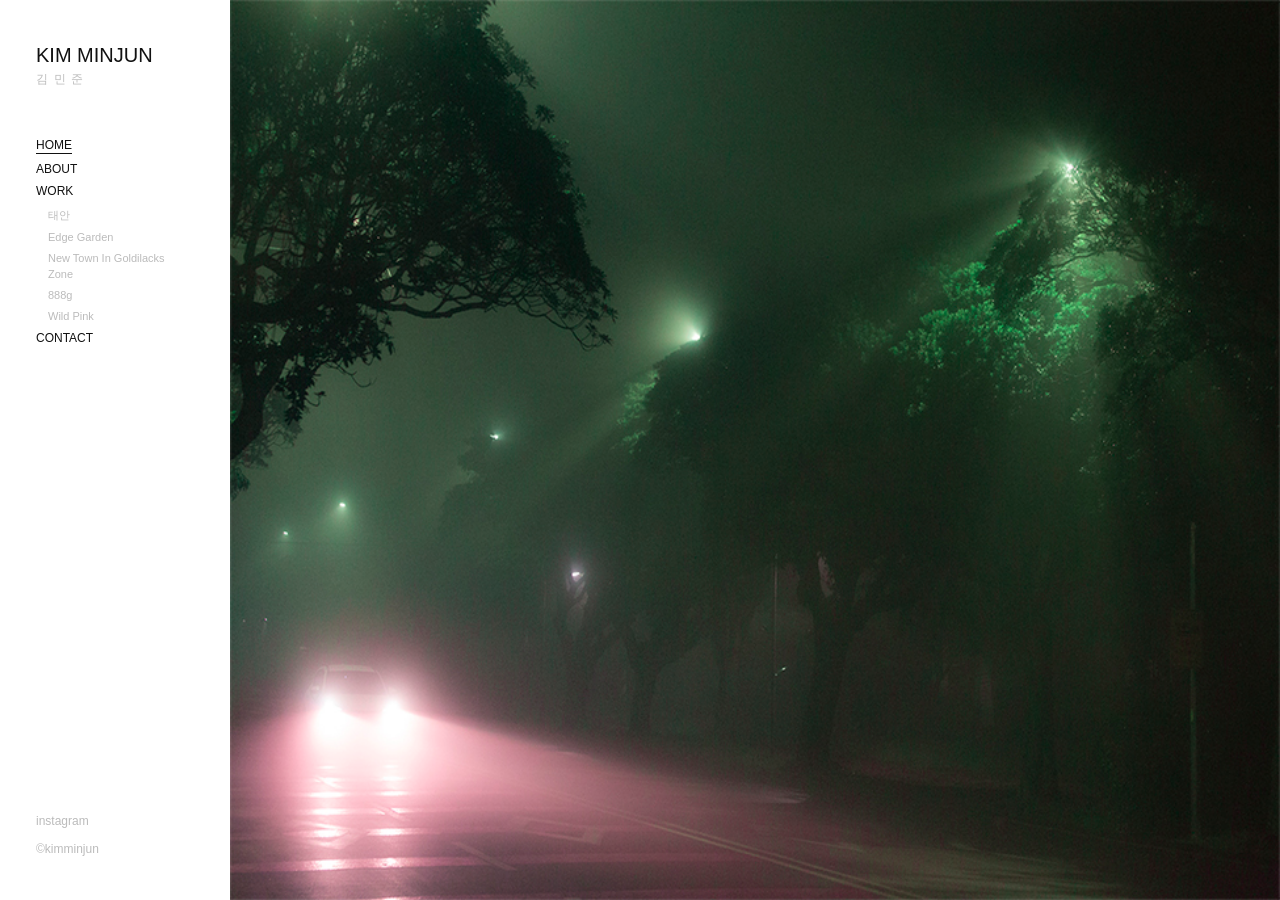
<file: index.html>
<!DOCTYPE html>
<html lang="ko">
<head>
    <meta charset="UTF-8">
    <meta name="viewport" content="width=device-width, initial-scale=1.0">
    <title>KIM MINJUN</title>
    <link rel="stylesheet" href="css/style.css">
</head>
<body>
<div id="wrap">
    <aside id="sidebar">
        <div class="site-name">
            <h1><a href="index.html">KIM MINJUN</a></h1>
            <p>김 민 준</p>
        </div>
        <nav>
            <ul>
                <li><a href="index.html" class="active">HOME</a></li>
                <li><a href="about.html">ABOUT</a></li>
                <li><a href="work_taean.html">WORK</a>
                    <ul class="sub-nav">
                        <!-- ★ 새 작업 시리즈 추가 시: 아래에 li 하나 추가 -->
                        <li><a href="work_taean.html">태안</a></li>
                        <li><a href="work_edge-garden.html">Edge Garden</a></li>
                        <li><a href="work_goldilacks.html">New Town In Goldilacks Zone</a></li>
                        <li><a href="work_888g.html">888g</a></li>
                        <li><a href="work_wild-pink.html">Wild Pink</a></li>
                    </ul>
                </li>
                <li><a href="contact.html">CONTACT</a></li>
            </ul>
        </nav>
        <div class="sidebar-footer">
            <!-- ★ SNS 링크 변경 시 아래 href 수정 -->
            <a href="https://www.instagram.com/min__dung/" target="_blank">instagram</a>
            <br><br>
            &copy;kimminjun
        </div>
    </aside>

    <main id="main">
        <div id="home-wrap">
            <!-- ★ 홈 대표 사진 변경 시: src 경로만 바꾸면 됨 -->
            <!-- 경로 예시: ./img/photo/폴더명/파일명.jpg -->
            <div class="home-photo">
                <img src="./img/photo/pink/pink05.jpg" alt="">
            </div>
        </div>
    </main>
</div>
<script src="js/main.js"></script>
</body>
</html>
</file>
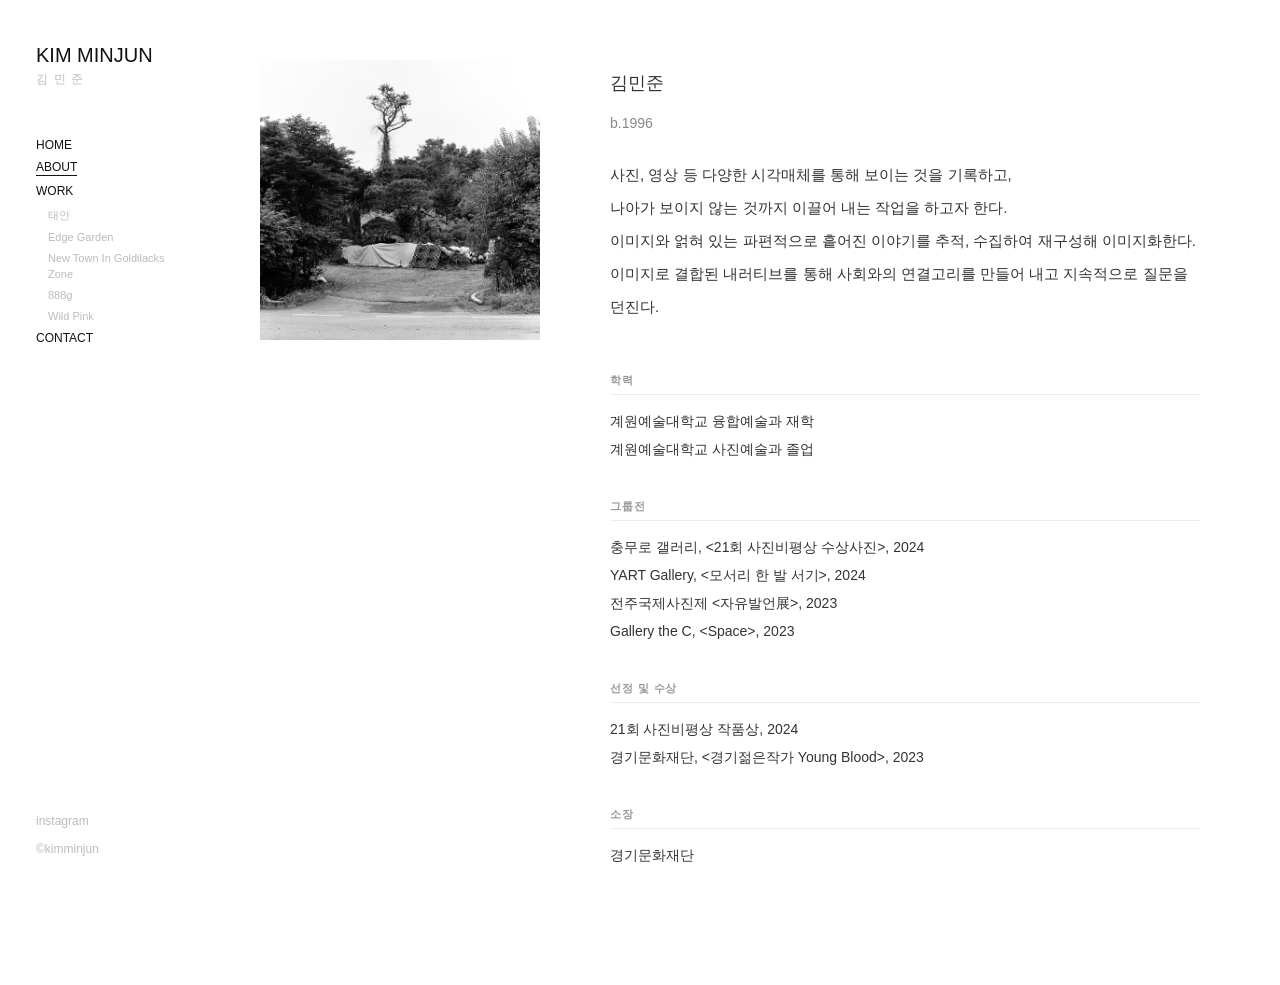
<file: about.html>
<!DOCTYPE html>
<html lang="ko">
<head>
    <meta charset="UTF-8">
    <meta name="viewport" content="width=device-width, initial-scale=1.0">
    <title>KIM MINJUN — ABOUT</title>
    <link rel="stylesheet" href="css/style.css">
</head>
<body>
<div id="wrap">
    <aside id="sidebar">
        <div class="site-name">
            <h1><a href="index.html">KIM MINJUN</a></h1>
            <p>김 민 준</p>
        </div>
        <nav>
            <ul>
                <li><a href="index.html">HOME</a></li>
                <li><a href="about.html" class="active">ABOUT</a></li>
                <li><a href="work_taean.html">WORK</a>
                    <ul class="sub-nav">
                        <!-- ★ 새 작업 시리즈 추가 시: 아래에 li 하나 추가 -->
                        <li><a href="work_taean.html">태안</a></li>
                        <li><a href="work_edge-garden.html">Edge Garden</a></li>
                        <li><a href="work_goldilacks.html">New Town In Goldilacks Zone</a></li>
                        <li><a href="work_888g.html">888g</a></li>
                        <li><a href="work_wild-pink.html">Wild Pink</a></li>
                    </ul>
                </li>
                <li><a href="contact.html">CONTACT</a></li>
            </ul>
        </nav>
        <div class="sidebar-footer">
            <a href="https://www.instagram.com/min__dung/" target="_blank">instagram</a>
            <br><br>
            &copy;kimminjun
        </div>
    </aside>

    <main id="main">
        <div id="about-inner">
            <div id="about-photo">
                <!-- ★ 프로필 사진 변경 시: src 경로만 교체 -->
                <img src="img/about.jpg" alt="김민준">
            </div>
            <div id="about-text">
                <div class="bio">
                    <!-- ★ 이름/생년 수정 시 아래 p 태그 내용 변경 -->
                    <p class="name">김민준</p>
                    <p class="birth">b.1996</p>
                    <!-- ★ 작가 노트(소개글) 수정 시 아래 p 태그 내용 변경 -->
                    <p>
                        사진, 영상 등 다양한 시각매체를 통해 보이는 것을 기록하고,<br>
                        나아가 보이지 않는 것까지 이끌어 내는 작업을 하고자 한다.<br>
                        이미지와 얽혀 있는 파편적으로 흩어진 이야기를 추적, 수집하여 재구성해 이미지화한다.<br>
                        이미지로 결합된 내러티브를 통해 사회와의 연결고리를 만들어 내고 지속적으로 질문을 던진다.
                    </p>
                </div>

                <!-- ★ CV 항목 추가/수정 시: 해당 cv-block 안의 li 추가 또는 내용 변경 -->
                <!-- ★ 새 카테고리(개인전 등) 추가 시: cv-block 블록 전체 복사해서 h3/li 내용 변경 -->
                <div class="cv-block">
                    <h3>학력</h3>
                    <ul>
                        <li>계원예술대학교 융합예술과 재학</li>
                        <li>계원예술대학교 사진예술과 졸업</li>
                    </ul>
                </div>

                <div class="cv-block">
                    <h3>그룹전</h3>
                    <ul>
                        <li>충무로 갤러리, &lt;21회 사진비평상 수상사진&gt;, 2024</li>
                        <li>YART Gallery, &lt;모서리 한 발 서기&gt;, 2024</li>
                        <li>전주국제사진제 &lt;자유발언展&gt;, 2023</li>
                        <li>Gallery the C, &lt;Space&gt;, 2023</li>
                    </ul>
                </div>

                <div class="cv-block">
                    <h3>선정 및 수상</h3>
                    <ul>
                        <li>21회 사진비평상 작품상, 2024</li>
                        <li>경기문화재단, &lt;경기젊은작가 Young Blood&gt;, 2023</li>
                    </ul>
                </div>

                <div class="cv-block">
                    <h3>소장</h3>
                    <ul>
                        <li>경기문화재단</li>
                    </ul>
                </div>
            </div>
        </div>
    </main>
</div>
<script src="js/main.js"></script>
</body>
</html>
</file>
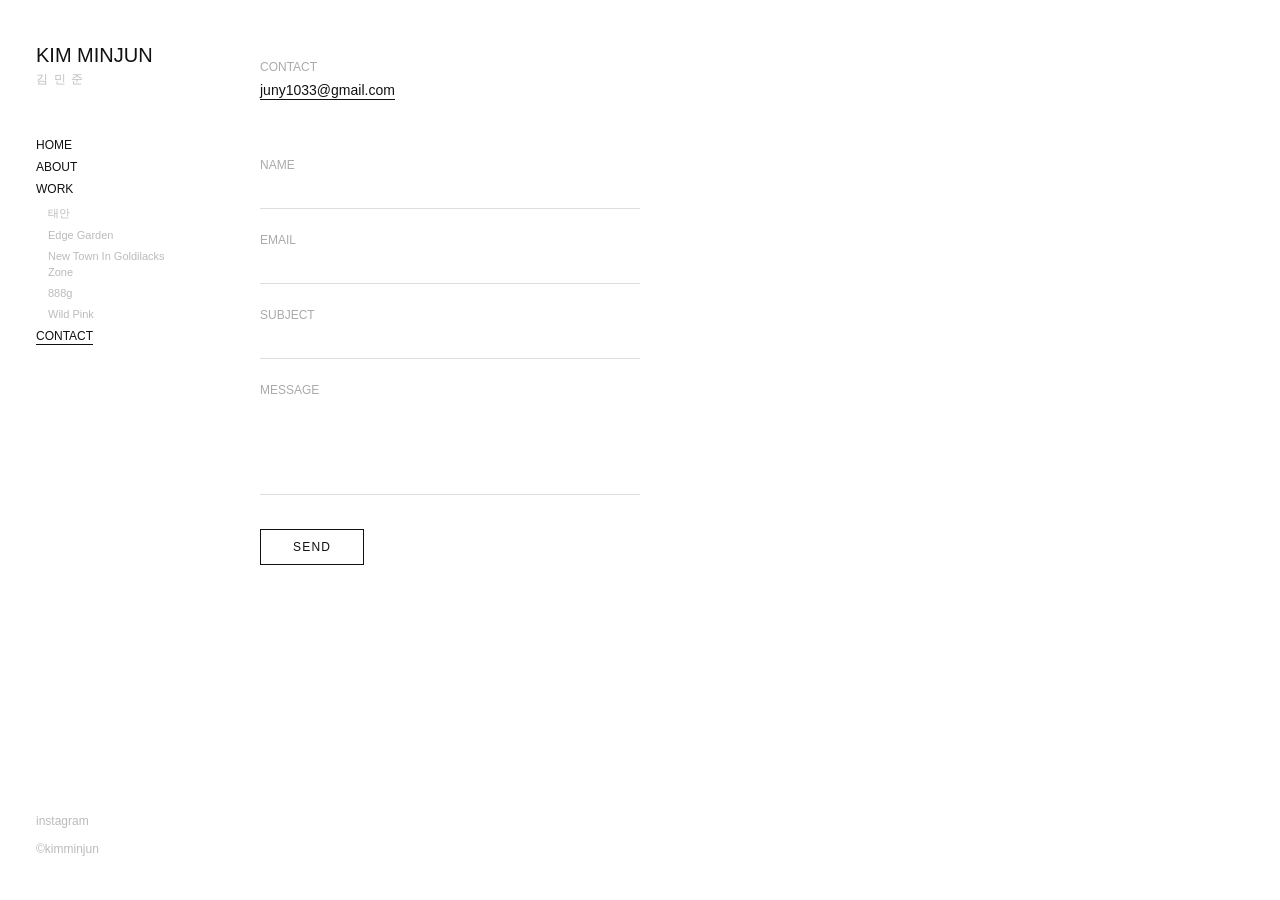
<file: contact.html>
<!DOCTYPE html>
<html lang="ko">
<head>
    <meta charset="UTF-8">
    <meta name="viewport" content="width=device-width, initial-scale=1.0">
    <title>KIM MINJUN — CONTACT</title>
    <link rel="stylesheet" href="css/style.css">
</head>
<body>
<div id="wrap">
    <aside id="sidebar">
        <div class="site-name">
            <h1><a href="index.html">KIM MINJUN</a></h1>
            <p>김 민 준</p>
        </div>
        <nav>
            <ul>
                <li><a href="index.html">HOME</a></li>
                <li><a href="about.html">ABOUT</a></li>
                <li><a href="work_taean.html">WORK</a>
                    <ul class="sub-nav">
                        <!-- ★ 새 작업 시리즈 추가 시: 아래에 li 하나 추가 -->
                        <li><a href="work_taean.html">태안</a></li>
                        <li><a href="work_edge-garden.html">Edge Garden</a></li>
                        <li><a href="work_goldilacks.html">New Town In Goldilacks Zone</a></li>
                        <li><a href="work_888g.html">888g</a></li>
                        <li><a href="work_wild-pink.html">Wild Pink</a></li>
                    </ul>
                </li>
                <li><a href="contact.html" class="active">CONTACT</a></li>
            </ul>
        </nav>
        <div class="sidebar-footer">
            <a href="https://www.instagram.com/min__dung/" target="_blank">instagram</a>
            <br><br>
            &copy;kimminjun
        </div>
    </aside>

    <main id="main">
        <div id="contact-inner">
            <div class="contact-email-block">
                <p class="label">CONTACT</p>
                <a href="mailto:juny1033@gmail.com">juny1033@gmail.com</a>
            </div>

            <form id="contact-form" action="mailto:juny1033@gmail.com" method="post" enctype="text/plain">
                <div class="form-group">
                    <label>NAME</label>
                    <input type="text" name="name" required>
                </div>
                <div class="form-group">
                    <label>EMAIL</label>
                    <input type="email" name="email" required>
                </div>
                <div class="form-group">
                    <label>SUBJECT</label>
                    <input type="text" name="subject">
                </div>
                <div class="form-group">
                    <label>MESSAGE</label>
                    <textarea name="message"></textarea>
                </div>
                <button type="submit" class="submit-btn">SEND</button>
            </form>
        </div>
    </main>
</div>
<script src="js/main.js"></script>
</body>
</html>
</file>
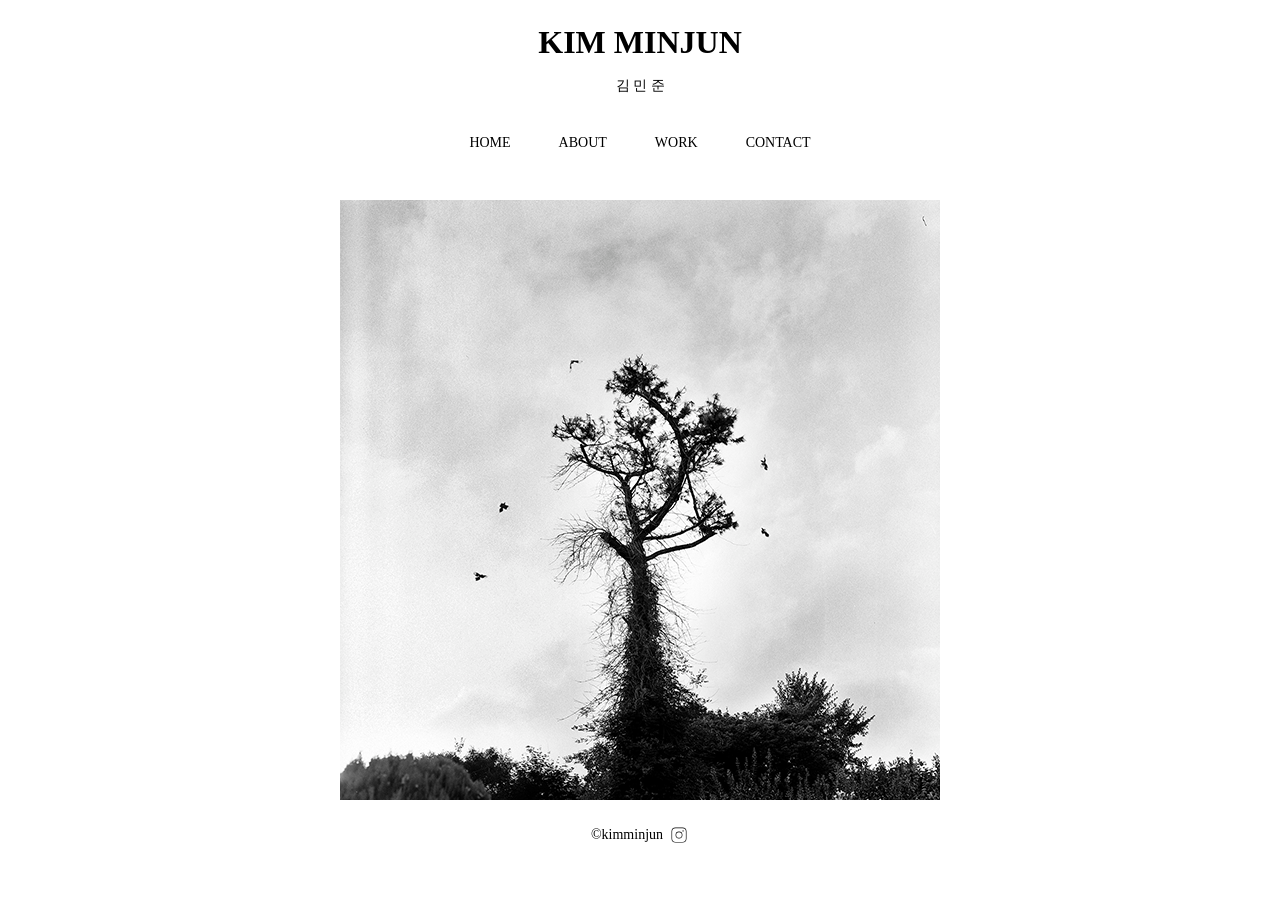
<file: home.html>
<!DOCTYPE html>
<html lang="en">
<head>
    <meta charset="UTF-8">
    <meta name="viewport" content="width=device-width, initial-scale=1.0">
    <title>KIM MINJUN</title>
    <link rel="stylesheet" href="css/style_home.css">
</head>
<body>
    <div id="wrap">
        <header>
            <h1><a href="index.html">KIM MINJUN</a></h1>
            <p><a href="index.html">김 민 준</a></p>
                <ul>
                    <li><a href="index.html">HOME</a></li>
                    <li><a href="about.html">ABOUT</a></li>
                    <li><a href="work_taean.html">WORK</a></li>
                    <li><a href="contact.html">CONTACT</a></li>
                </ul>
        </header>
        <div id="container">
            <div class="gallery-box">
            </div>  
        </div>
        <footer id="footer">
            <P>&copy;kimminjun</P>
            <ul>
                <li class="instagram"><a href="https://www.instagram.com/min__dung/" target="_blank">instagram</a></li>
            </ul>
        </footer>
    </div>
</body>
</html>
</file>
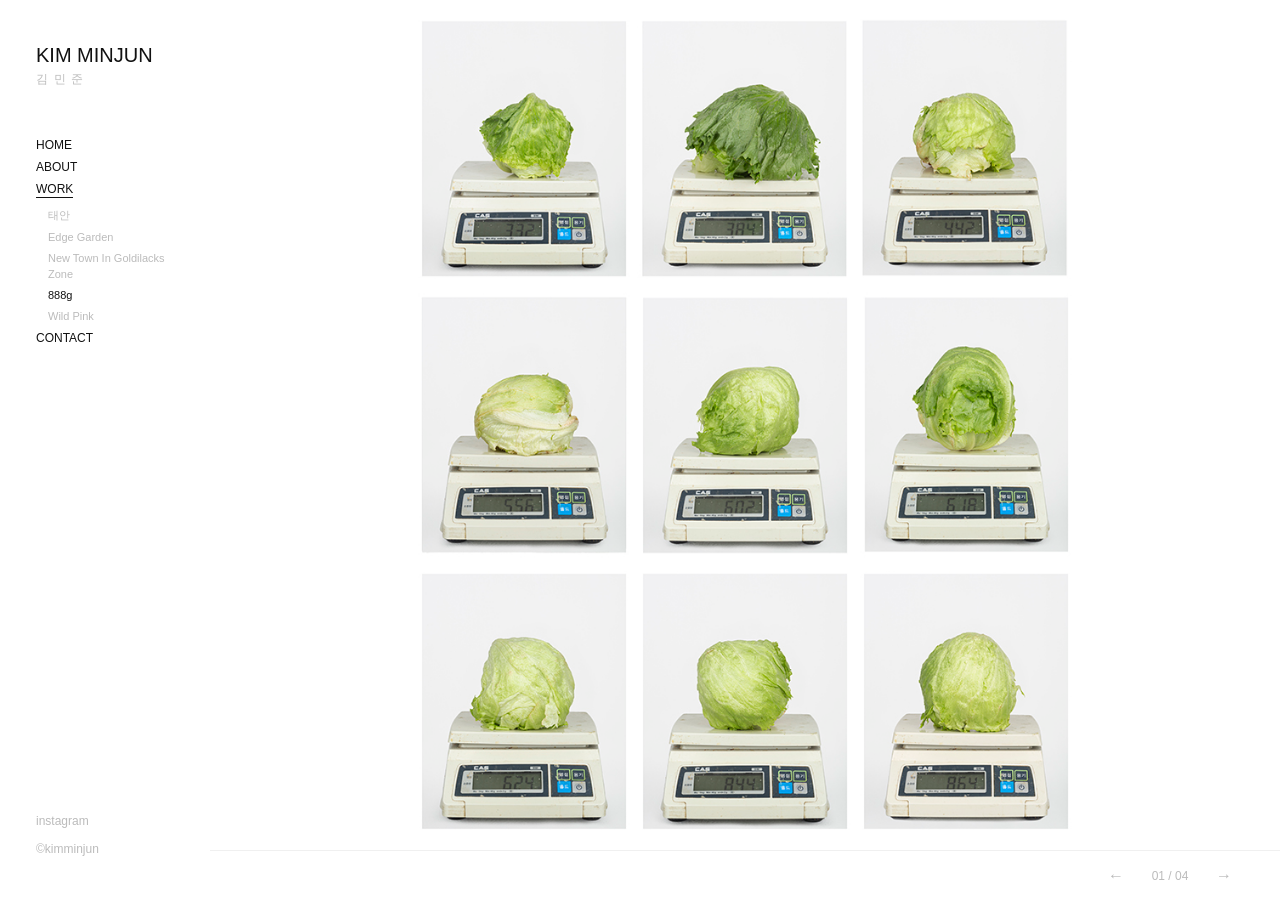
<file: work_888g.html>
<!DOCTYPE html>
<html lang="ko">
<head>
    <meta charset="UTF-8">
    <meta name="viewport" content="width=device-width, initial-scale=1.0">
    <title>KIM MINJUN — 888g</title>
    <link rel="stylesheet" href="css/style.css">
</head>
<body>
<div id="wrap">
    <aside id="sidebar">
        <div class="site-name">
            <h1><a href="index.html">KIM MINJUN</a></h1>
            <p>김 민 준</p>
        </div>
        <nav>
            <ul>
                <li><a href="index.html">HOME</a></li>
                <li><a href="about.html">ABOUT</a></li>
                <li><a href="work_taean.html" class="active">WORK</a>
                    <ul class="sub-nav">
                        <!-- ★ 새 작업 시리즈 추가 시: 아래에 li 하나 추가 -->
                        <!-- 예시: <li><a href="work_새시리즈.html">새 시리즈 이름</a></li> -->
                        <li><a href="work_taean.html">태안</a></li>
                        <li><a href="work_edge-garden.html">Edge Garden</a></li>
                        <li><a href="work_goldilacks.html">New Town In Goldilacks Zone</a></li>
                        <li><a href="work_888g.html" class="active">888g</a></li>
                        <li><a href="work_wild-pink.html">Wild Pink</a></li>
                    </ul>
                </li>
                <li><a href="contact.html">CONTACT</a></li>
            </ul>
        </nav>
        <div class="sidebar-footer">
            <a href="https://www.instagram.com/min__dung/" target="_blank">instagram</a>
            <br><br>&copy;kimminjun
        </div>
    </aside>
    <main id="main">
        <div id="work-wrap">
            <div id="work-inner">
                <!-- ★ 사진 추가 시: 아래 div.slide 블록을 복사해서 src 경로만 바꿔 붙여넣기 -->
                <!-- ★ 사진 삭제 시: 해당 div.slide 블록 전체 삭제 -->
                <!-- ★ 첫 번째 사진은 class="slide active" 유지, 나머지는 class="slide" -->
                <!-- ★ 추가/삭제 후 슬라이더 카운터 숫자(아래 01 / XX)도 맞게 수정 -->
                <div class="slide active"><img src="./img/photo/888g/888g01.jpg"></div>
                <div class="slide"><img loading="lazy" src="./img/photo/888g/888g02.jpg"></div>
                <div class="slide"><img loading="lazy" src="./img/photo/888g/888g03.jpg"></div>
                <div class="slide"><img loading="lazy" src="./img/photo/888g/888g04.jpg"></div>
            </div>
            <div class="slider-controls">
                <button class="slider-btn" id="prevBtn">←</button>
                <!-- ★ 사진 추가/삭제 시 여기 숫자(04) 맞게 수정 -->
                <span class="slider-counter" id="counter">01 / 04</span>
                <button class="slider-btn" id="nextBtn">→</button>
            </div>
        </div>
    </main>
</div>
<script>
    const slides = document.querySelectorAll('.slide');
    const counter = document.getElementById('counter');
    const total = slides.length;
    let current = 0;
    function showSlide(n) {
        slides[current].classList.remove('active');
        current = (n + total) % total;
        slides[current].classList.add('active');
        counter.textContent = String(current + 1).padStart(2, '0') + ' / ' + String(total).padStart(2, '0');
    }
    document.getElementById('prevBtn').addEventListener('click', () => showSlide(current - 1));
    document.getElementById('nextBtn').addEventListener('click', () => showSlide(current + 1));
    document.addEventListener('keydown', (e) => {
        if (e.key === 'ArrowLeft') showSlide(current - 1);
        if (e.key === 'ArrowRight') showSlide(current + 1);
    });
</script>
<script src="js/main.js"></script>
</body>
</html>
</file>
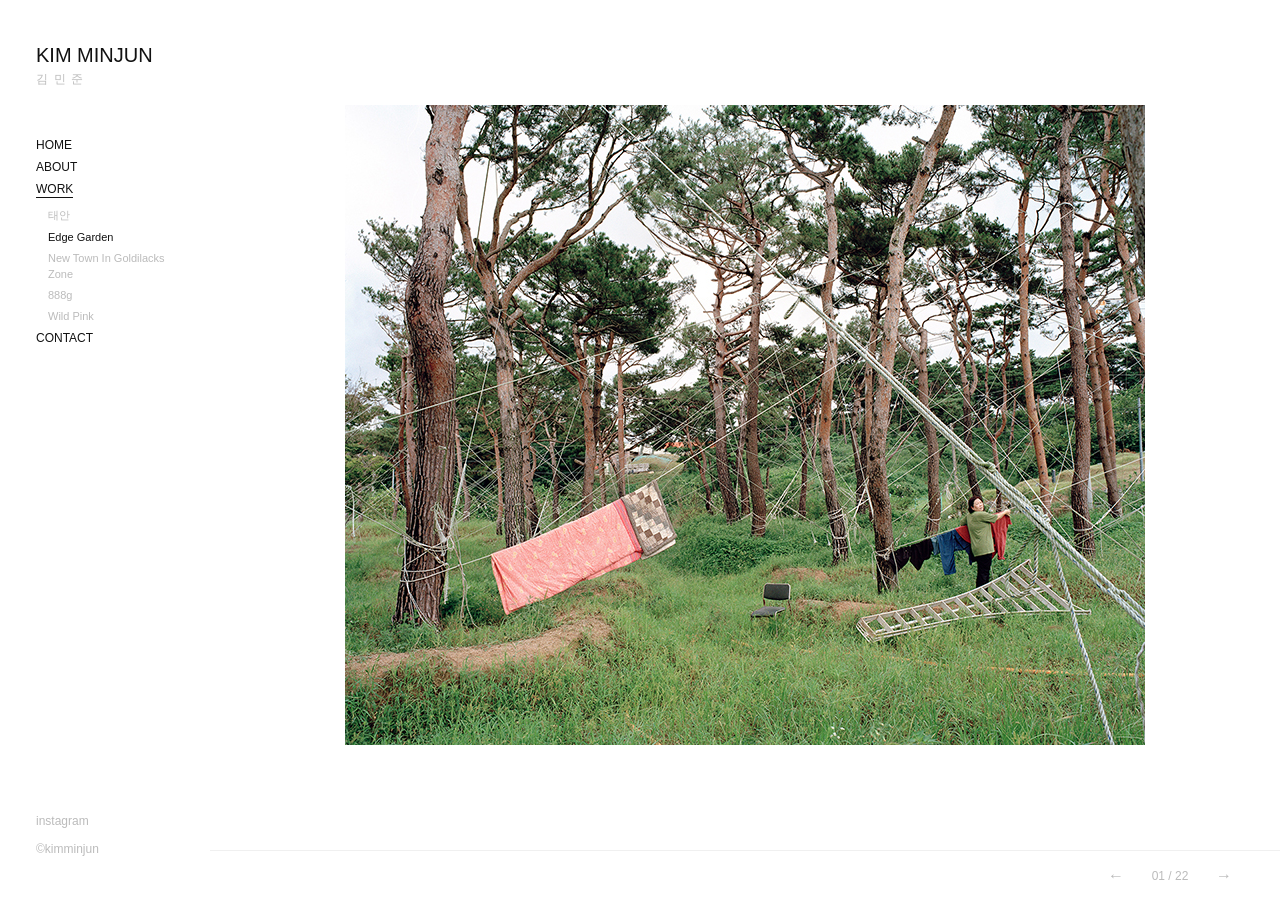
<file: work_edge-garden.html>
<!DOCTYPE html>
<html lang="ko">
<head>
    <meta charset="UTF-8">
    <meta name="viewport" content="width=device-width, initial-scale=1.0">
    <title>KIM MINJUN — Edge Garden</title>
    <link rel="stylesheet" href="css/style.css">
</head>
<body>
<div id="wrap">
    <aside id="sidebar">
        <div class="site-name">
            <h1><a href="index.html">KIM MINJUN</a></h1>
            <p>김 민 준</p>
        </div>
        <nav>
            <ul>
                <li><a href="index.html">HOME</a></li>
                <li><a href="about.html">ABOUT</a></li>
                <li><a href="work_taean.html" class="active">WORK</a>
                    <ul class="sub-nav">
                        <!-- ★ 새 작업 시리즈 추가 시: 아래에 li 하나 추가 -->
                        <!-- 예시: <li><a href="work_새시리즈.html">새 시리즈 이름</a></li> -->
                        <li><a href="work_taean.html">태안</a></li>
                        <li><a href="work_edge-garden.html" class="active">Edge Garden</a></li>
                        <li><a href="work_goldilacks.html">New Town In Goldilacks Zone</a></li>
                        <li><a href="work_888g.html">888g</a></li>
                        <li><a href="work_wild-pink.html">Wild Pink</a></li>
                    </ul>
                </li>
                <li><a href="contact.html">CONTACT</a></li>
            </ul>
        </nav>
        <div class="sidebar-footer">
            <a href="https://www.instagram.com/min__dung/" target="_blank">instagram</a>
            <br><br>&copy;kimminjun
        </div>
    </aside>
    <main id="main">
        <div id="work-wrap">
            <div id="work-inner">
                <!-- ★ 사진 추가 시: 아래 div.slide 블록을 복사해서 src 경로만 바꿔 붙여넣기 -->
                <!-- ★ 사진 삭제 시: 해당 div.slide 블록 전체 삭제 -->
                <!-- ★ 첫 번째 사진은 class="slide active" 유지, 나머지는 class="slide" -->
                <!-- ★ 추가/삭제 후 슬라이더 카운터 숫자(아래 01 / XX)도 맞게 수정 -->
                <div class="slide active"><img src="./img/photo/edge/edge01.jpg"></div>
                <div class="slide"><img loading="lazy" src="./img/photo/edge/edge02.jpg"></div>
                <div class="slide"><img loading="lazy" src="./img/photo/edge/edge03.jpg"></div>
                <div class="slide"><img loading="lazy" src="./img/photo/edge/edge04.jpg"></div>
                <div class="slide"><img loading="lazy" src="./img/photo/edge/edge05.jpg"></div>
                <div class="slide"><img loading="lazy" src="./img/photo/edge/edge06.jpg"></div>
                <div class="slide"><img loading="lazy" src="./img/photo/edge/edge07.jpg"></div>
                <div class="slide"><img loading="lazy" src="./img/photo/edge/edge08.jpg"></div>
                <div class="slide"><img loading="lazy" src="./img/photo/edge/edge09.jpg"></div>
                <div class="slide"><img loading="lazy" src="./img/photo/edge/edge10.jpg"></div>
                <div class="slide"><img loading="lazy" src="./img/photo/edge/edge11.jpg"></div>
                <div class="slide"><img loading="lazy" src="./img/photo/edge/edge12.jpg"></div>
                <div class="slide"><img loading="lazy" src="./img/photo/edge/edge13.jpg"></div>
                <div class="slide"><img loading="lazy" src="./img/photo/edge/edge14.jpg"></div>
                <div class="slide"><img loading="lazy" src="./img/photo/edge/edge15.jpg"></div>
                <div class="slide"><img loading="lazy" src="./img/photo/edge/edge16.jpg"></div>
                <div class="slide"><img loading="lazy" src="./img/photo/edge/edge17.jpg"></div>
                <div class="slide"><img loading="lazy" src="./img/photo/edge/edge18.jpg"></div>
                <div class="slide"><img loading="lazy" src="./img/photo/edge/edge19.jpg"></div>
                <div class="slide"><img loading="lazy" src="./img/photo/edge/edge20.jpg"></div>
                <div class="slide"><img loading="lazy" src="./img/photo/edge/edge21.jpg"></div>
                <!-- ★ 마지막 텍스트 슬라이드: 시리즈 설명 문구 수정 시 아래 p 태그 내용 변경 -->
                <div class="slide">
                    <div class="slide-text">
                        <p>그것은 영원히 방치된 웃기지도 않은 농담 같다.</p>
                        <p>그것은 거대하면서도 초라하다. 폭력이 되고 코미디가 된다.</p>
                        <p>농부는 풍경을 모른다고 했다.</p>
                        <p>나는 도시와 시골을 오간다.</p>
                        <p>분리된 세상, 점점 멀어지는 두 은하를 왕래하는 느낌이다.</p>
                    </div>
                </div>
            </div>
            <div class="slider-controls">
                <button class="slider-btn" id="prevBtn">←</button>
                <!-- ★ 사진 추가/삭제 시 여기 숫자(22) 맞게 수정 -->
                <span class="slider-counter" id="counter">01 / 22</span>
                <button class="slider-btn" id="nextBtn">→</button>
            </div>
        </div>
    </main>
</div>
<script>
    const slides = document.querySelectorAll('.slide');
    const counter = document.getElementById('counter');
    const total = slides.length;
    let current = 0;
    function showSlide(n) {
        slides[current].classList.remove('active');
        current = (n + total) % total;
        slides[current].classList.add('active');
        counter.textContent = String(current + 1).padStart(2, '0') + ' / ' + String(total).padStart(2, '0');
    }
    document.getElementById('prevBtn').addEventListener('click', () => showSlide(current - 1));
    document.getElementById('nextBtn').addEventListener('click', () => showSlide(current + 1));
    document.addEventListener('keydown', (e) => {
        if (e.key === 'ArrowLeft') showSlide(current - 1);
        if (e.key === 'ArrowRight') showSlide(current + 1);
    });
</script>
<script src="js/main.js"></script>
</body>
</html>
</file>
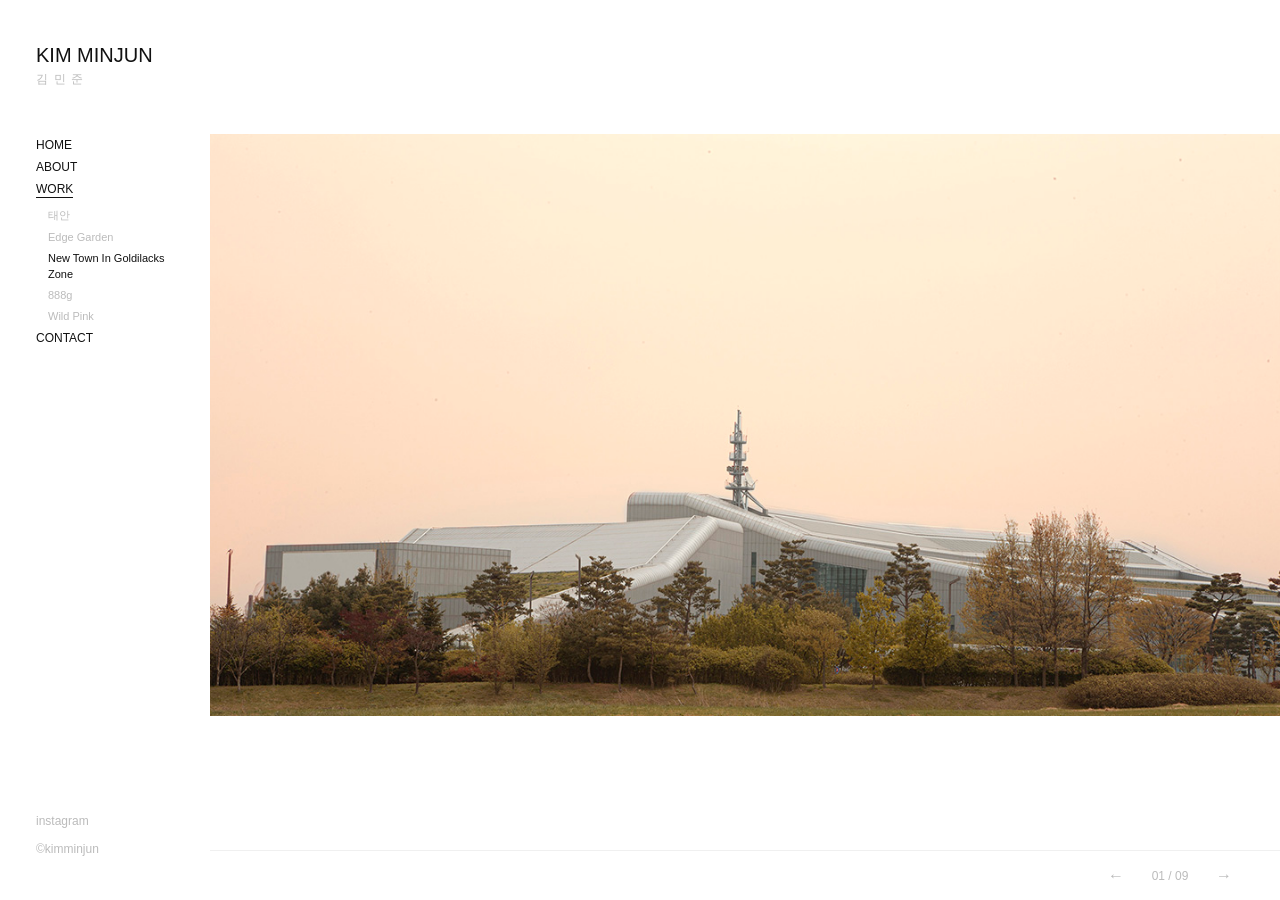
<file: work_goldilacks.html>
<!DOCTYPE html>
<html lang="ko">
<head>
    <meta charset="UTF-8">
    <meta name="viewport" content="width=device-width, initial-scale=1.0">
    <title>KIM MINJUN — New Town In Goldilacks Zone</title>
    <link rel="stylesheet" href="css/style.css">
</head>
<body>
<div id="wrap">
    <aside id="sidebar">
        <div class="site-name">
            <h1><a href="index.html">KIM MINJUN</a></h1>
            <p>김 민 준</p>
        </div>
        <nav>
            <ul>
                <li><a href="index.html">HOME</a></li>
                <li><a href="about.html">ABOUT</a></li>
                <li><a href="work_taean.html" class="active">WORK</a>
                    <ul class="sub-nav">
                        <!-- ★ 새 작업 시리즈 추가 시: 아래에 li 하나 추가 -->
                        <!-- 예시: <li><a href="work_새시리즈.html">새 시리즈 이름</a></li> -->
                        <li><a href="work_taean.html">태안</a></li>
                        <li><a href="work_edge-garden.html">Edge Garden</a></li>
                        <li><a href="work_goldilacks.html" class="active">New Town In Goldilacks Zone</a></li>
                        <li><a href="work_888g.html">888g</a></li>
                        <li><a href="work_wild-pink.html">Wild Pink</a></li>
                    </ul>
                </li>
                <li><a href="contact.html">CONTACT</a></li>
            </ul>
        </nav>
        <div class="sidebar-footer">
            <a href="https://www.instagram.com/min__dung/" target="_blank">instagram</a>
            <br><br>&copy;kimminjun
        </div>
    </aside>
    <main id="main">
        <div id="work-wrap">
            <div id="work-inner">
                <!-- ★ 사진 추가 시: 아래 div.slide 블록을 복사해서 src 경로만 바꿔 붙여넣기 -->
                <!-- ★ 사진 삭제 시: 해당 div.slide 블록 전체 삭제 -->
                <!-- ★ 첫 번째 사진은 class="slide active" 유지, 나머지는 class="slide" -->
                <!-- ★ 추가/삭제 후 슬라이더 카운터 숫자(아래 01 / XX)도 맞게 수정 -->
                <div class="slide active"><img src="./img/photo/new/new01.jpg"></div>
                <div class="slide"><img loading="lazy" src="./img/photo/new/new02.jpg"></div>
                <div class="slide"><img loading="lazy" src="./img/photo/new/new03.jpg"></div>
                <div class="slide"><img loading="lazy" src="./img/photo/new/new04.jpg"></div>
                <div class="slide"><img loading="lazy" src="./img/photo/new/new05.jpg"></div>
                <div class="slide"><img loading="lazy" src="./img/photo/new/new06.jpg"></div>
                <div class="slide"><img loading="lazy" src="./img/photo/new/new07.jpg"></div>
                <div class="slide"><img loading="lazy" src="./img/photo/new/new08.jpg"></div>
                <!-- ★ 마지막 텍스트 슬라이드: 시리즈 설명 문구 수정 시 아래 p 태그 내용 변경 -->
                <div class="slide">
                    <div class="slide-text">
                        <p>내포신도시는 완성되지 못했다.</p>
                        <p>그럼에도 도시는 기능한다.</p>
                        <p>사라진 마을과 소멸한 것들은 이야기로만 남는다.</p>
                    </div>
                </div>
            </div>
            <div class="slider-controls">
                <button class="slider-btn" id="prevBtn">←</button>
                <!-- ★ 사진 추가/삭제 시 여기 숫자(09) 맞게 수정 -->
                <span class="slider-counter" id="counter">01 / 09</span>
                <button class="slider-btn" id="nextBtn">→</button>
            </div>
        </div>
    </main>
</div>
<script>
    const slides = document.querySelectorAll('.slide');
    const counter = document.getElementById('counter');
    const total = slides.length;
    let current = 0;
    function showSlide(n) {
        slides[current].classList.remove('active');
        current = (n + total) % total;
        slides[current].classList.add('active');
        counter.textContent = String(current + 1).padStart(2, '0') + ' / ' + String(total).padStart(2, '0');
    }
    document.getElementById('prevBtn').addEventListener('click', () => showSlide(current - 1));
    document.getElementById('nextBtn').addEventListener('click', () => showSlide(current + 1));
    document.addEventListener('keydown', (e) => {
        if (e.key === 'ArrowLeft') showSlide(current - 1);
        if (e.key === 'ArrowRight') showSlide(current + 1);
    });
</script>
<script src="js/main.js"></script>
</body>
</html>
</file>
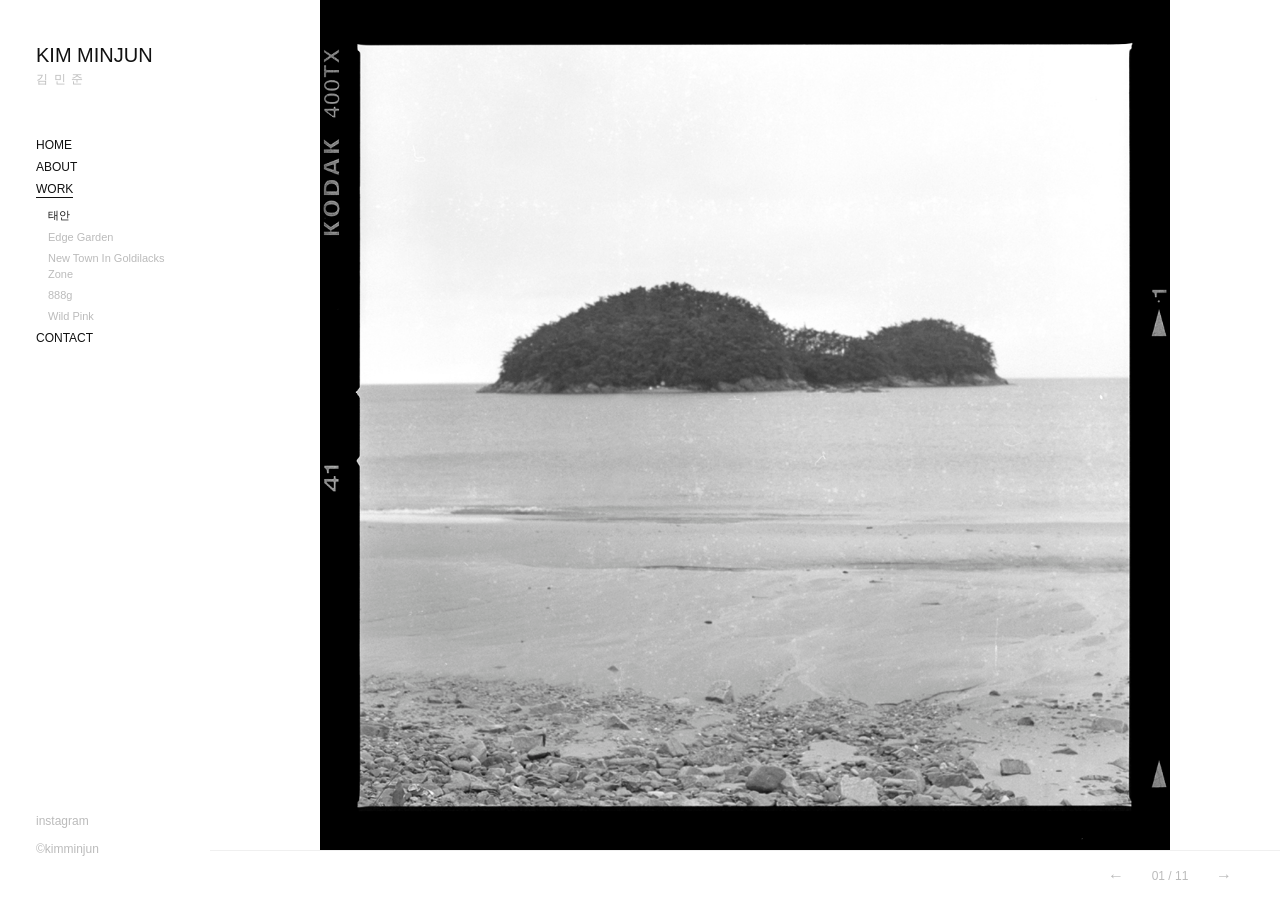
<file: work_taean.html>
<!DOCTYPE html>
<html lang="ko">
<head>
    <meta charset="UTF-8">
    <meta name="viewport" content="width=device-width, initial-scale=1.0">
    <title>KIM MINJUN — 태안</title>
    <link rel="stylesheet" href="css/style.css">
</head>
<body>
<div id="wrap">
    <aside id="sidebar">
        <div class="site-name">
            <h1><a href="index.html">KIM MINJUN</a></h1>
            <p>김 민 준</p>
        </div>
        <nav>
            <ul>
                <li><a href="index.html">HOME</a></li>
                <li><a href="about.html">ABOUT</a></li>
                <li><a href="work_taean.html" class="active">WORK</a>
                    <ul class="sub-nav">
                        <!-- ★ 새 작업 시리즈 추가 시: 아래에 li 하나 추가 -->
                        <!-- 예시: <li><a href="work_새시리즈.html">새 시리즈 이름</a></li> -->
                        <li><a href="work_taean.html" class="active">태안</a></li>
                        <li><a href="work_edge-garden.html">Edge Garden</a></li>
                        <li><a href="work_goldilacks.html">New Town In Goldilacks Zone</a></li>
                        <li><a href="work_888g.html">888g</a></li>
                        <li><a href="work_wild-pink.html">Wild Pink</a></li>
                    </ul>
                </li>
                <li><a href="contact.html">CONTACT</a></li>
            </ul>
        </nav>
        <div class="sidebar-footer">
            <a href="https://www.instagram.com/min__dung/" target="_blank">instagram</a>
            <br><br>&copy;kimminjun
        </div>
    </aside>
    <main id="main">
        <div id="work-wrap">
            <div id="work-inner">
                <!-- ★ 사진 추가 시: 아래 div.slide 블록을 복사해서 src 경로만 바꿔 붙여넣기 -->
                <!-- ★ 사진 삭제 시: 해당 div.slide 블록 전체 삭제 -->
                <!-- ★ 첫 번째 사진은 class="slide active" 유지, 나머지는 class="slide" -->
                <!-- ★ 추가/삭제 후 슬라이더 컨트롤의 카운터 숫자(아래 01 / XX)도 맞게 수정 -->
                <div class="slide active"><img src="./img/photo/bw/ta01.jpg"></div>
                <div class="slide"><img loading="lazy" src="./img/photo/bw/ta02.jpg"></div>
                <div class="slide"><img loading="lazy" src="./img/photo/bw/ta03.jpg"></div>
                <div class="slide"><img loading="lazy" src="./img/photo/bw/ta04.jpg"></div>
                <div class="slide"><img loading="lazy" src="./img/photo/bw/ta05.jpg"></div>
                <div class="slide"><img loading="lazy" src="./img/photo/bw/ta06.jpg"></div>
                <div class="slide"><img loading="lazy" src="./img/photo/bw/ta07.jpg"></div>
                <div class="slide"><img loading="lazy" src="./img/photo/bw/ta08.jpg"></div>
                <div class="slide"><img loading="lazy" src="./img/photo/bw/ta09.jpg"></div>
                <div class="slide"><img loading="lazy" src="./img/photo/bw/ta10.jpg"></div>
                <!-- ★ 마지막 텍스트 슬라이드: 시리즈 설명 문구 수정 시 아래 p 태그 내용 변경 -->
                <div class="slide">
                    <div class="slide-text">
                        <p>Images are not memories.</p>
                    </div>
                </div>
            </div>
            <div class="slider-controls">
                <button class="slider-btn" id="prevBtn">←</button>
                <!-- ★ 사진 추가/삭제 시 여기 숫자(11) 맞게 수정 -->
                <span class="slider-counter" id="counter">01 / 11</span>
                <button class="slider-btn" id="nextBtn">→</button>
            </div>
        </div>
    </main>
</div>
<script>
    const slides = document.querySelectorAll('.slide');
    const counter = document.getElementById('counter');
    const total = slides.length;
    let current = 0;
    function showSlide(n) {
        slides[current].classList.remove('active');
        current = (n + total) % total;
        slides[current].classList.add('active');
        counter.textContent = String(current + 1).padStart(2, '0') + ' / ' + String(total).padStart(2, '0');
    }
    document.getElementById('prevBtn').addEventListener('click', () => showSlide(current - 1));
    document.getElementById('nextBtn').addEventListener('click', () => showSlide(current + 1));
    document.addEventListener('keydown', (e) => {
        if (e.key === 'ArrowLeft') showSlide(current - 1);
        if (e.key === 'ArrowRight') showSlide(current + 1);
    });
</script>
<script src="js/main.js"></script>
</body>
</html>
</file>
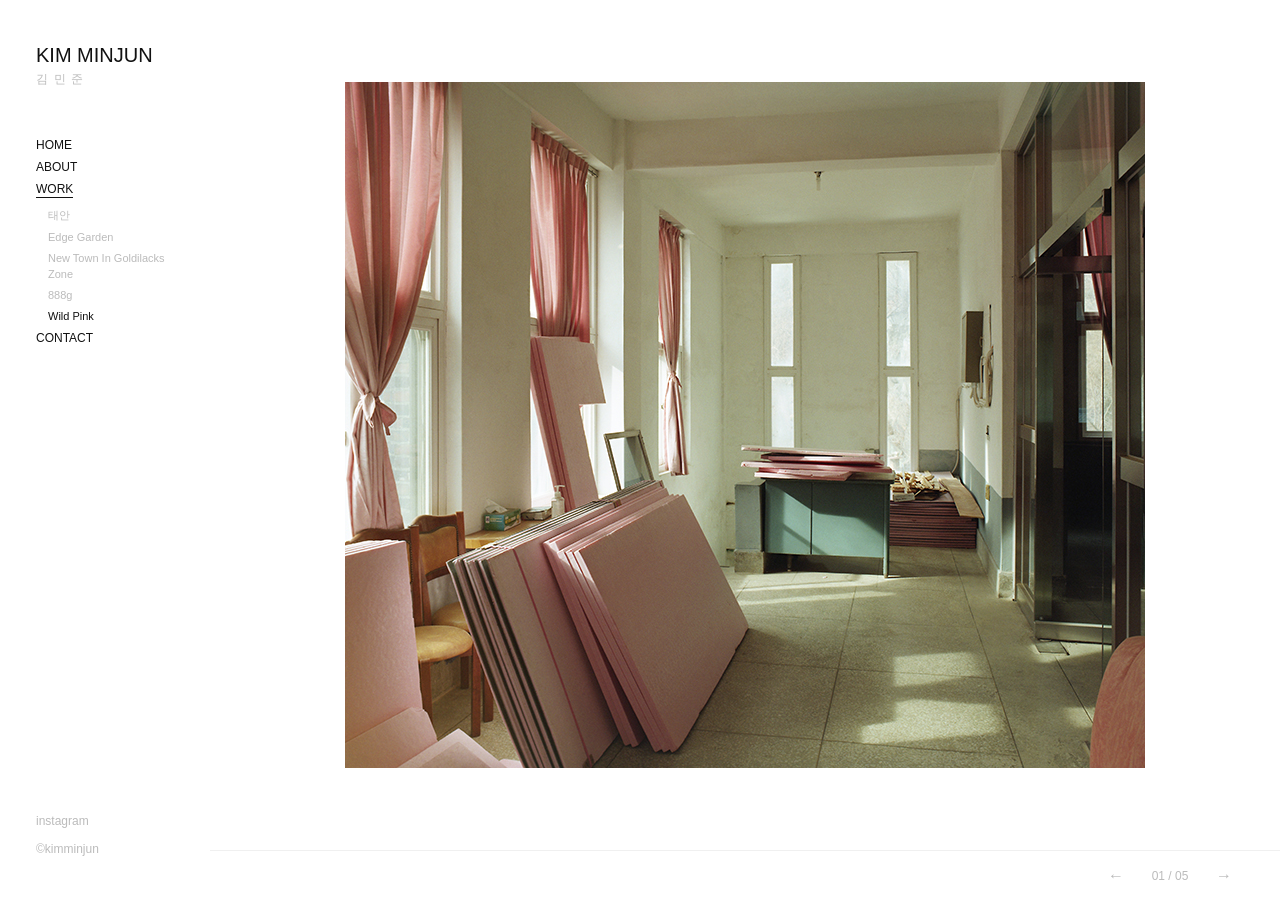
<file: work_wild-pink.html>
<!DOCTYPE html>
<html lang="ko">
<head>
    <meta charset="UTF-8">
    <meta name="viewport" content="width=device-width, initial-scale=1.0">
    <title>KIM MINJUN — Wild Pink</title>
    <link rel="stylesheet" href="css/style.css">
</head>
<body>
<div id="wrap">
    <aside id="sidebar">
        <div class="site-name">
            <h1><a href="index.html">KIM MINJUN</a></h1>
            <p>김 민 준</p>
        </div>
        <nav>
            <ul>
                <li><a href="index.html">HOME</a></li>
                <li><a href="about.html">ABOUT</a></li>
                <li><a href="work_taean.html" class="active">WORK</a>
                    <ul class="sub-nav">
                        <!-- ★ 새 작업 시리즈 추가 시: 아래에 li 하나 추가 -->
                        <!-- 예시: <li><a href="work_새시리즈.html">새 시리즈 이름</a></li> -->
                        <li><a href="work_taean.html">태안</a></li>
                        <li><a href="work_edge-garden.html">Edge Garden</a></li>
                        <li><a href="work_goldilacks.html">New Town In Goldilacks Zone</a></li>
                        <li><a href="work_888g.html">888g</a></li>
                        <li><a href="work_wild-pink.html" class="active">Wild Pink</a></li>
                    </ul>
                </li>
                <li><a href="contact.html">CONTACT</a></li>
            </ul>
        </nav>
        <div class="sidebar-footer">
            <a href="https://www.instagram.com/min__dung/" target="_blank">instagram</a>
            <br><br>&copy;kimminjun
        </div>
    </aside>
    <main id="main">
        <div id="work-wrap">
            <div id="work-inner">
                <!-- ★ 사진 추가 시: 아래 div.slide 블록을 복사해서 src 경로만 바꿔 붙여넣기 -->
                <!-- ★ 사진 삭제 시: 해당 div.slide 블록 전체 삭제 -->
                <!-- ★ 첫 번째 사진은 class="slide active" 유지, 나머지는 class="slide" -->
                <!-- ★ 추가/삭제 후 슬라이더 카운터 숫자(아래 01 / XX)도 맞게 수정 -->
                <div class="slide active"><img src="./img/photo/pink/pink01.jpg"></div>
                <div class="slide"><img loading="lazy" src="./img/photo/pink/pink02.jpg"></div>
                <div class="slide"><img loading="lazy" src="./img/photo/pink/pink03.jpg"></div>
                <div class="slide"><img loading="lazy" src="./img/photo/pink/pink04.jpg"></div>
                <div class="slide"><img loading="lazy" src="./img/photo/pink/pink05.jpg"></div>
            </div>
            <div class="slider-controls">
                <button class="slider-btn" id="prevBtn">←</button>
                <!-- ★ 사진 추가/삭제 시 여기 숫자(05) 맞게 수정 -->
                <span class="slider-counter" id="counter">01 / 05</span>
                <button class="slider-btn" id="nextBtn">→</button>
            </div>
        </div>
    </main>
</div>
<script>
    const slides = document.querySelectorAll('.slide');
    const counter = document.getElementById('counter');
    const total = slides.length;
    let current = 0;
    function showSlide(n) {
        slides[current].classList.remove('active');
        current = (n + total) % total;
        slides[current].classList.add('active');
        counter.textContent = String(current + 1).padStart(2, '0') + ' / ' + String(total).padStart(2, '0');
    }
    document.getElementById('prevBtn').addEventListener('click', () => showSlide(current - 1));
    document.getElementById('nextBtn').addEventListener('click', () => showSlide(current + 1));
    document.addEventListener('keydown', (e) => {
        if (e.key === 'ArrowLeft') showSlide(current - 1);
        if (e.key === 'ArrowRight') showSlide(current + 1);
    });
</script>
<script src="js/main.js"></script>
</body>
</html>
</file>
<file: css/style.css>
* {
    margin: 0;
    padding: 0;
    box-sizing: border-box;
}

body {
    font-family: 'Helvetica Neue', Helvetica, Arial, sans-serif;
    font-size: 14px;
    font-weight: 300;
    color: #111;
    background: #fff;
}

a {
    text-decoration: none;
    color: inherit;
}



/* ── 레이아웃 ── */
#wrap {
    display: flex;
    min-height: 100vh;
}

/* ── 좌측 사이드바 ── */
#sidebar {
    position: fixed;
    top: 0;
    left: 0;
    width: 210px;
    height: 100vh;
    padding: 44px 36px;
    display: flex;
    flex-direction: column;
    z-index: 100;
    background: #fff;
}

#sidebar .site-name {
    margin-bottom: 48px;
}

#sidebar .site-name h1 {
    font-size: 20px;
    font-weight: 500;
    letter-spacing: 0;
    margin-bottom: 4px;
}

#sidebar .site-name p {
    font-size: 12px;
    font-weight: 300;
    color: #bbb;
    letter-spacing: 0.1em;
}

#sidebar nav ul {
    list-style: none;
}

#sidebar nav > ul > li {
    margin-bottom: 6px;
}

#sidebar nav > ul > li > a {
    font-size: 12px;
    font-weight: 300;
    color: #111;
    transition: opacity 0.2s;
    display: inline-block;
}

#sidebar nav > ul > li > a:hover {
    opacity: 0.4;
}

#sidebar nav > ul > li > a.active {
    font-weight: 400;
    opacity: 1;
    border-bottom: 1px solid #111;
    padding-bottom: 1px;
}

/* 작품 서브메뉴 */
#sidebar .sub-nav {
    margin-top: 8px;
    padding-left: 12px;
    list-style: none;
}

#sidebar .sub-nav li {
    margin-bottom: 5px;
}

#sidebar .sub-nav li a {
    font-size: 11px;
    font-weight: 300;
    color: #bbb;
    transition: color 0.2s;
}

#sidebar .sub-nav li a:hover,
#sidebar .sub-nav li a.active {
    color: #111;
    font-weight: 400;
}

/* 사이드바 하단 */
#sidebar .sidebar-footer {
    margin-top: auto;
    font-size: 12px;
    color: #bbb;
}

#sidebar .sidebar-footer a {
    color: #bbb;
    transition: color 0.2s;
}

#sidebar .sidebar-footer a:hover {
    color: #111;
}

/* ── 메인 콘텐츠 ── */
#main {
    margin-left: 210px;
    flex: 1;
    min-height: 100vh;
}

/* ─────────────────────────────
   HOME
───────────────────────────── */
#home-wrap {
    height: 100vh;
    display: flex;
    align-items: center;
    justify-content: flex-end;
}

.home-photo {
    height: 100vh;
}

.home-photo img {
    display: block;
    height: 100%;
    width: auto;
}

/* ─────────────────────────────
   WORK GRID
───────────────────────────── */
#work-grid {
    padding: 50px 50px 80px 40px;
    columns: 2;
    column-gap: 20px;
}

.grid-item {
    break-inside: avoid;
    margin-bottom: 20px;
}

.grid-item img {
    width: 100%;
    height: auto;
    display: block;
}

.grid-item .caption {
    margin-top: 8px;
    font-size: 12px;
    color: #aaa;
    line-height: 1.6;
}

/* ─────────────────────────────
   ABOUT
───────────────────────────── */
#about-inner {
    display: flex;
    padding: 60px 80px 80px 50px;
    gap: 70px;
    min-height: 100vh;
}

#about-photo {
    width: 280px;
    flex-shrink: 0;
}

#about-photo img {
    width: 100%;
    height: auto;
    display: block;
}

#about-text {
    flex: 1;
    padding-top: 4px;
}

#about-text .bio {
    margin-bottom: 50px;
}

#about-text .bio .name {
    font-size: 18px;
    font-weight: 500;
    margin-bottom: 4px;
}

#about-text .bio .birth {
    font-size: 14px;
    font-weight: 300;
    color: #888;
    margin-bottom: 20px;
}

#about-text .bio p {
    font-size: 15px;
    font-weight: 300;
    color: #333;
    line-height: 2.2;
}

#about-text .cv-block {
    margin-bottom: 36px;
}

#about-text .cv-block h3 {
    font-size: 11px;
    font-weight: bold;
    letter-spacing: 0.08em;
    color: #999;
    margin-bottom: 12px;
    border-bottom: 1px solid #eee;
    padding-bottom: 6px;
}

#about-text .cv-block ul {
    list-style: none;
}

#about-text .cv-block ul li {
    font-size: 14px;
    font-weight: 300;
    color: #333;
    line-height: 2;
}

/* ─────────────────────────────
   WORK (슬라이더)
───────────────────────────── */
#work-wrap {
    display: flex;
    flex-direction: column;
    height: 100vh;
}

#work-inner {
    position: relative;
    flex: 1;
    overflow: hidden;
    background: #fff;
}

.slide {
    position: absolute;
    top: 0; left: 0;
    width: 100%;
    height: 100%;
    display: flex;
    align-items: center;
    justify-content: center;
    opacity: 0;
    transition: opacity 0.6s ease;
    pointer-events: none;
}

.slide.active {
    opacity: 1;
    pointer-events: auto;
}

.slide img {
    max-width: 100%;
    max-height: 100%;
    object-fit: contain;
}

/* 텍스트 슬라이드 */
.slide-text {
    padding: 40px;
    font-size: 15px;
    font-weight: 300;
    line-height: 1.9;
    color: #444;
}

.slide-text p {
    margin-bottom: 1.2em;
}

.slide-text p:last-child {
    margin-bottom: 0;
}

/* 슬라이더 컨트롤 - 이미지 아래 별도 바 */
.slider-controls {
    height: 50px;
    display: flex;
    align-items: center;
    justify-content: flex-end;
    padding: 0 40px;
    gap: 16px;
    border-top: 1px solid #f0f0f0;
    flex-shrink: 0;
}

.slider-btn {
    background: none;
    border: none;
    cursor: pointer;
    font-size: 16px;
    color: #bbb;
    padding: 4px 8px;
    transition: color 0.2s;
    font-family: inherit;
}

.slider-btn:hover {
    color: #111;
}

.slider-counter {
    font-size: 12px;
    color: #bbb;
    min-width: 44px;
    text-align: center;
}

/* ─────────────────────────────
   CONTACT
───────────────────────────── */
#contact-inner {
    padding: 60px 80px 80px 50px;
    min-height: 100vh;
}

.contact-email-block {
    margin-bottom: 60px;
}

.contact-email-block .label {
    font-size: 12px;
    color: #aaa;
    margin-bottom: 8px;
}

.contact-email-block a {
    font-size: 14px;
    color: #111;
    border-bottom: 1px solid #111;
    padding-bottom: 1px;
    transition: opacity 0.2s;
}

.contact-email-block a:hover {
    opacity: 0.4;
}

#contact-form {
    max-width: 380px;
}

.form-group {
    margin-bottom: 24px;
}

.form-group label {
    display: block;
    font-size: 12px;
    color: #aaa;
    margin-bottom: 8px;
}

.form-group input,
.form-group textarea {
    width: 100%;
    border: none;
    border-bottom: 1px solid #ddd;
    outline: none;
    font-size: 14px;
    padding: 6px 0;
    font-family: inherit;
    background: transparent;
    color: #111;
    transition: border-color 0.2s;
}

.form-group input:focus,
.form-group textarea:focus {
    border-bottom-color: #111;
}

.form-group textarea {
    resize: none;
    height: 90px;
    display: block;
}

#contact-form .submit-btn {
    margin-top: 10px;
    background: none;
    border: 1px solid #111;
    font-size: 12px;
    letter-spacing: 0.1em;
    padding: 10px 32px;
    cursor: pointer;
    font-family: inherit;
    color: #111;
    transition: all 0.25s;
}

#contact-form .submit-btn:hover {
    background: #111;
    color: #fff;
}

/* ─────────────────────────────
   MOBILE
───────────────────────────── */
.mobile-topbar {
    display: none;
}

@media (max-width: 768px) {
    /* 상단 바 */
    .mobile-topbar {
        display: flex;
        align-items: center;
        justify-content: space-between;
        position: fixed;
        top: 0;
        left: 0;
        right: 0;
        height: 52px;
        padding: 0 24px;
        background: #fff;
        z-index: 200;
        border-bottom: 1px solid #f0f0f0;
    }

    .mobile-topbar .top-name {
        font-size: 15px;
        font-weight: 500;
        text-decoration: none;
        color: #111;
    }

    .mobile-topbar .hamburger {
        background: none;
        border: none;
        cursor: pointer;
        padding: 4px;
        display: flex;
        flex-direction: column;
        gap: 5px;
    }

    .mobile-topbar .hamburger span {
        display: block;
        width: 22px;
        height: 1px;
        background: #111;
        transition: all 0.3s;
    }

    /* 햄버거 열렸을 때 X */
    .hamburger.open span:nth-child(1) {
        transform: translateY(6px) rotate(45deg);
    }
    .hamburger.open span:nth-child(2) {
        opacity: 0;
    }
    .hamburger.open span:nth-child(3) {
        transform: translateY(-6px) rotate(-45deg);
    }

    /* 사이드바 오프스크린 */
    #sidebar {
        transform: translateX(-100%);
        transition: transform 0.3s ease;
        z-index: 150;
        padding-top: 72px;
    }

    #sidebar.open {
        transform: translateX(0);
    }

    /* 오버레이 */
    .sidebar-overlay {
        display: none;
        position: fixed;
        inset: 0;
        background: rgba(255,255,255,0.7);
        z-index: 140;
    }

    .sidebar-overlay.show {
        display: block;
    }

    /* 메인 풀폭 */
    #main {
        margin-left: 0;
        padding-top: 52px;
    }

    /* 홈 이미지 모바일 */
    #home-wrap {
        height: calc(100vh - 52px);
        align-items: flex-start;
    }

    .home-photo {
        width: 100%;
        height: auto;
    }

    .home-photo img {
        width: 100%;
        height: auto;
    }

    /* 모바일 WORK 서브메뉴 - 기본 숨김 */
    #sidebar .sub-nav {
        display: none;
    }

    #sidebar .sub-nav.open {
        display: block;
    }

    /* work 슬라이더 */
    #work-wrap {
        height: calc(100vh - 52px);
    }

    /* 슬라이더 버튼 탭 영역 크게 */
    .slider-btn {
        font-size: 20px;
        padding: 10px 16px;
    }

    .slider-controls {
        height: 60px;
        padding: 0 20px;
    }

    /* 슬라이드 텍스트 */
    .slide-text {
        padding: 24px;
        font-size: 14px;
    }

    /* about 세로 정렬 */
    #about-inner {
        flex-direction: column;
        padding: 30px 24px 60px;
        gap: 40px;
    }

    #about-photo {
        width: 100%;
        max-width: 240px;
    }

    /* contact */
    #contact-inner {
        padding: 30px 24px 60px;
    }

    #contact-form {
        max-width: 100%;
    }
}
</file>
<file: css/style_home.css>
@charset "UTF-8";

/* ========== RESET ========== */

*{
    margin: 0;
    padding: 0;
    box-sizing: border-box;
    }
a {
        display: block;
        text-decoration: none;
    }
ul {
        list-style: none;
    } 


/* ========== LAYOUT ========== */

#warp {
    width:100%;
    max-width:1920px;
    min-width:1024px;
    margin:auto;
    overflow:hidden;
}
header {
    height: 152px;
    text-align: center;
    align-items: center;
    margin: 24px 24px;
    /* background: pink; */
}
#container {
    width: 100%;
    /* background: gold; */
}
footer {
    width: 100%;
    height: 70px;
    /* background: aqua; */
}


/* ========== HEADER ========== */

header p {
    padding-top: 16px;
    padding-bottom: 24px;
    font-size: 14px;
}
header a {
    color: #000;
}
header li a:hover {
    text-decoration: underline;
}
header li a:active {
    color:orangered;
    opacity: 50%;
}
header ul {
    display: flex;
    padding: 16px;
    justify-content: center;
    align-items: center;
    font-size: 14px;
    color: #dcdcdc;
    /* border-top: 1px solid #dcdcdc;
    border-bottom: 1px solid #dcdcdc; */
    /* background: red; */
}
header ul li {
    display: flex;
    padding-left: 24px;
    padding-right: 24px;
}

/* ========== CONTAINER ========== */

.gallery-box {
    display: flex;
    flex-wrap: wrap;
    position: relative;
    width: 600px;
    height: 600px;
    margin: auto;
    /* background: yellow; */
    text-align: center;
    background: url(../img/home_motion.png) no-repeat;
    background-size: cover;
    animation:gif 1.5s infinite steps(7) alternate;
}
@keyframes gif{
    100%{
        background-position: -4200px 0px;
    }
}


/* ========== FOOTER ========== */

footer {
    display: flex;
    justify-content: center;
    align-items: center;
    padding: 0 24px;
    font-size: 14px;
}
footer ul {
    display: flex;
}
footer li {
    width:20px;
    height:20px;
    margin-left:6px;
    text-indent:-9999px;
    overflow:hidden;
}
footer li.instagram {
    background:url(../img/logo/logo-instagram.svg) no-repeat;
    background-size:contain;
}
</file>
